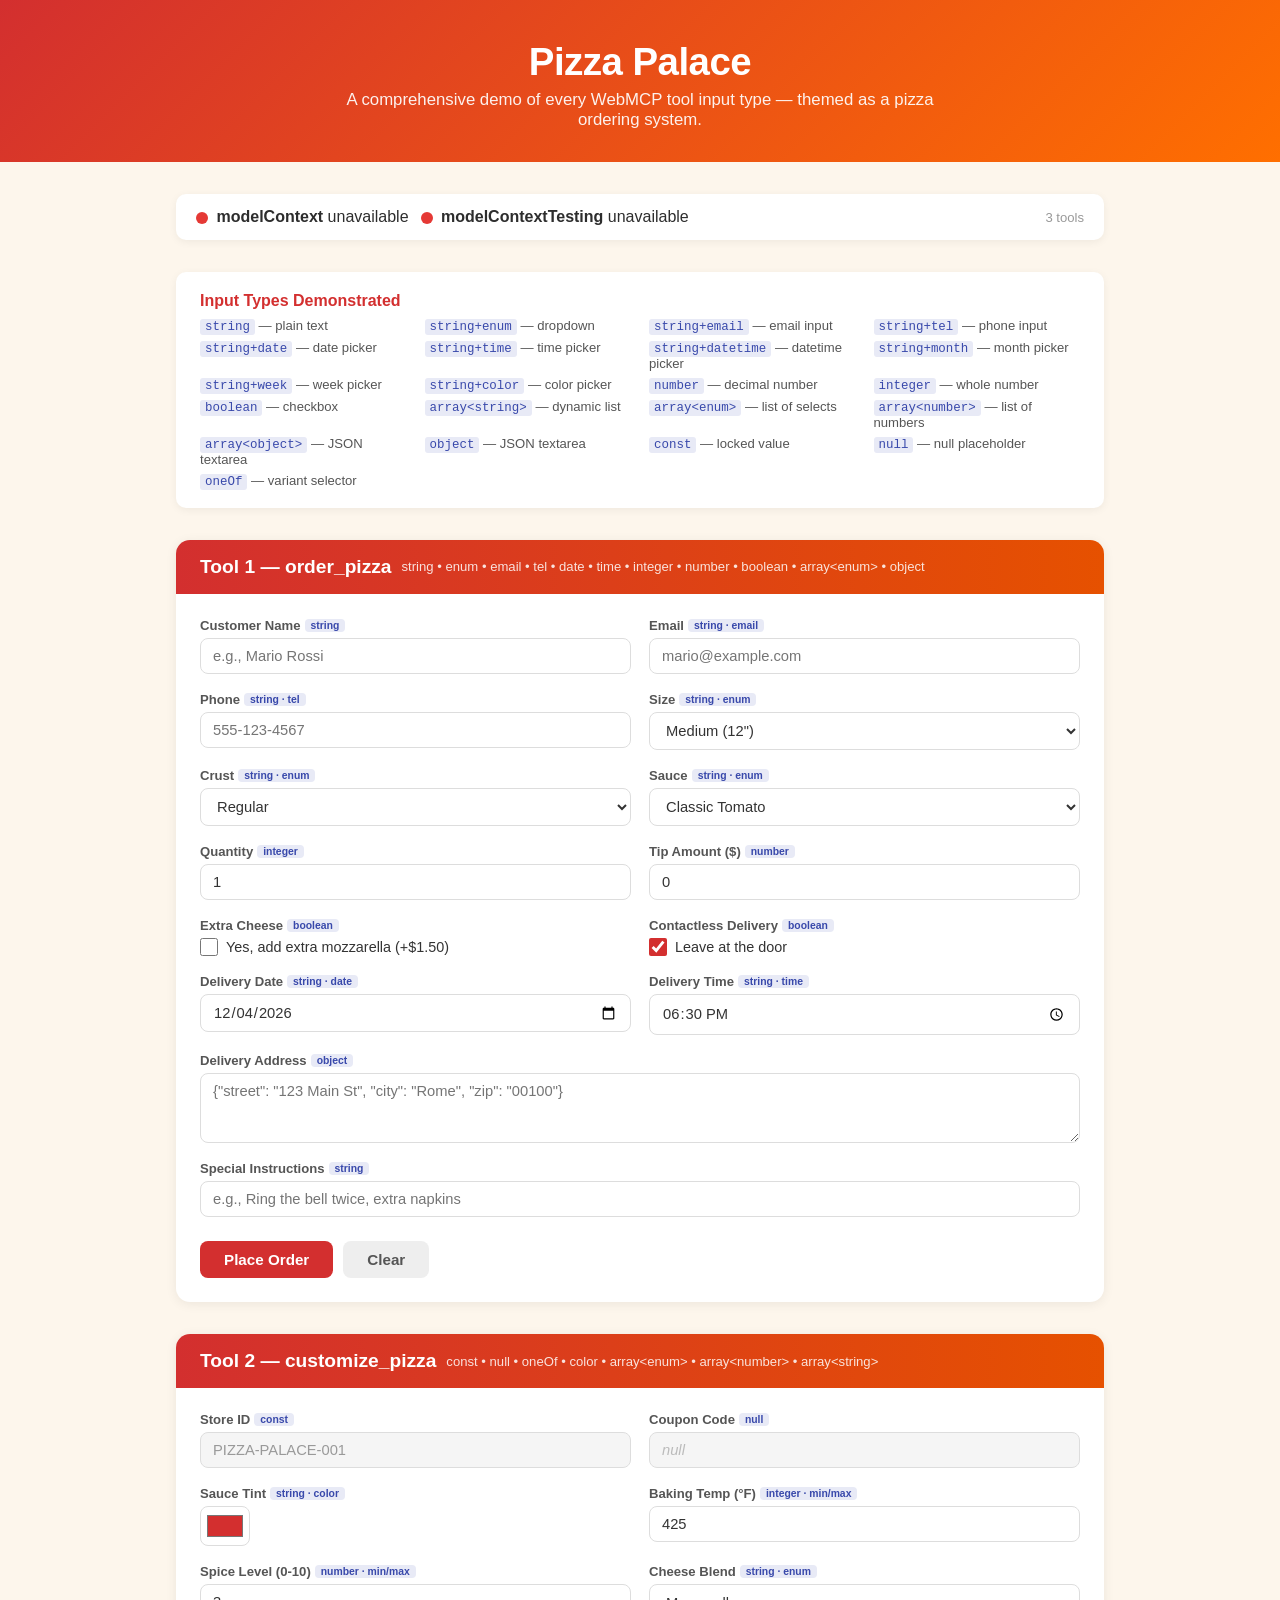
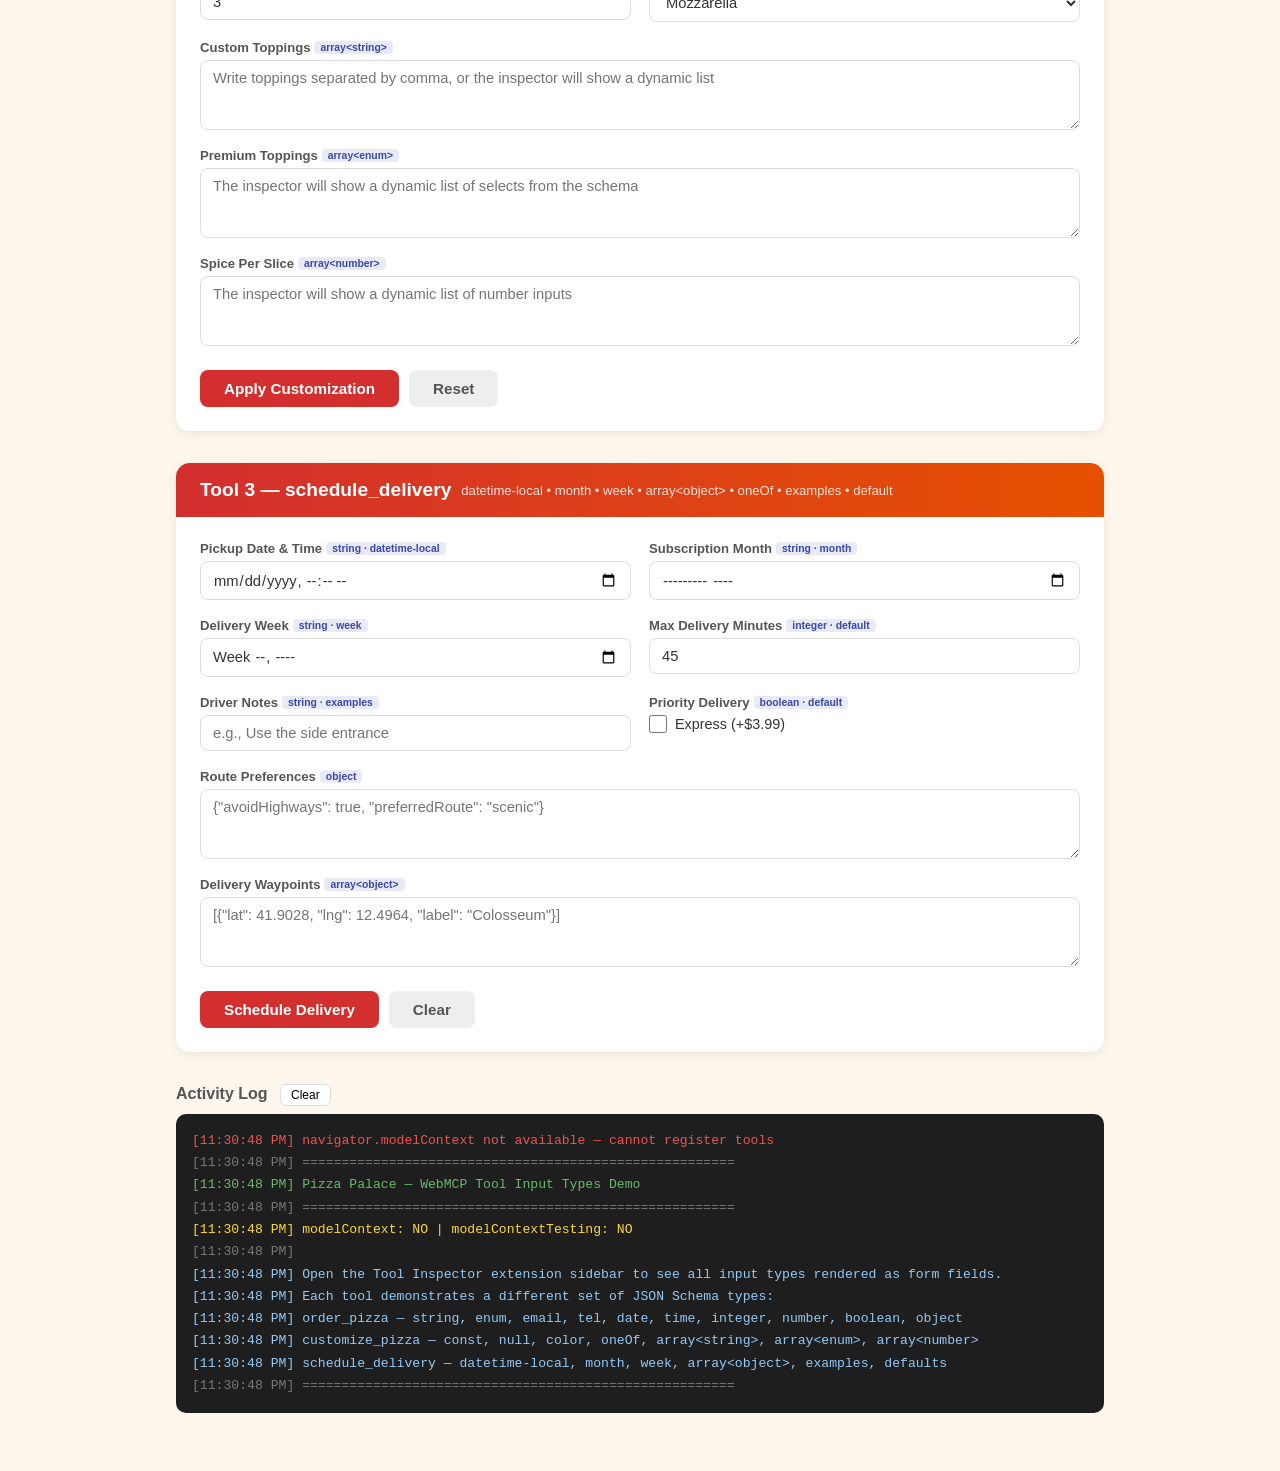
<file: pizza-order-demo.html>
<!DOCTYPE html>
<html lang="en">
<head>
    <meta charset="UTF-8">
    <meta name="viewport" content="width=device-width, initial-scale=1.0">
    <title>Pizza Palace - WebMCP Tool Input Types Demo</title>
    <style>
        * { margin: 0; padding: 0; box-sizing: border-box; }

        body {
            font-family: -apple-system, BlinkMacSystemFont, 'Segoe UI', Roboto, sans-serif;
            background: #fdf6ec;
            min-height: 100vh;
            color: #2d2d2d;
        }

        .hero {
            background: linear-gradient(135deg, #d32f2f 0%, #ff6f00 100%);
            color: white;
            text-align: center;
            padding: 2.5rem 1rem 2rem;
        }

        .hero h1 { font-size: 2.4rem; margin-bottom: 0.4rem; letter-spacing: -0.5px; }
        .hero p  { opacity: 0.92; font-size: 1.05rem; max-width: 640px; margin: 0 auto; }

        .badge-row {
            display: flex; gap: 8px; justify-content: center; margin-top: 1rem; flex-wrap: wrap;
        }
        .badge {
            font-size: 0.72rem; padding: 3px 10px; border-radius: 20px;
            background: rgba(255,255,255,0.22); color: #fff; font-weight: 600;
        }

        .container { max-width: 960px; margin: 0 auto; padding: 2rem 1rem 4rem; }

        /* ---------- API Status ---------- */
        .api-bar {
            display: flex; gap: 12px; flex-wrap: wrap;
            background: #fff; border-radius: 10px; padding: 14px 20px;
            box-shadow: 0 2px 8px rgba(0,0,0,0.06); margin-bottom: 2rem;
            align-items: center;
        }
        .api-dot {
            width: 12px; height: 12px; border-radius: 50%;
            display: inline-block; vertical-align: middle; margin-right: 4px;
        }
        .api-dot.ok   { background: #43a047; }
        .api-dot.fail { background: #e53935; }

        /* ---------- Tool Card ---------- */
        .tool-card {
            background: #fff;
            border-radius: 14px;
            box-shadow: 0 2px 12px rgba(0,0,0,0.07);
            margin-bottom: 2rem;
            overflow: hidden;
        }
        .tool-card-header {
            background: linear-gradient(90deg, #d32f2f, #e65100);
            color: #fff;
            padding: 1rem 1.5rem;
            display: flex; align-items: center; gap: 10px;
        }
        .tool-card-header h2 { font-size: 1.2rem; font-weight: 700; }
        .tool-card-header small { opacity: 0.85; font-size: 0.82rem; }
        .tool-card-body { padding: 1.5rem; }

        /* ---------- Form styles ---------- */
        form[toolname] {
            display: grid;
            grid-template-columns: 1fr 1fr;
            gap: 18px;
        }
        @media (max-width: 600px) {
            form[toolname] { grid-template-columns: 1fr; }
        }
        /* ── Agent-active: browser pseudo-class (declarative path) ── */
        form[toolname]:tool-form-active,
        form[toolname].tool-form-active {
            background: #fff8e1;
            border: 2px solid #ffc107;
            border-radius: 12px;
            padding: 1.4rem;
            box-shadow: 0 0 0 4px rgba(255,193,7,0.18);
            transition: background .3s, box-shadow .3s;
        }
        form[toolname]:tool-form-active input,
        form[toolname]:tool-form-active select,
        form[toolname]:tool-form-active textarea,
        form[toolname].tool-form-active input,
        form[toolname].tool-form-active select,
        form[toolname].tool-form-active textarea {
            background: #fffde7;
            border-color: #ffc107;
        }

        /* Submit button glow while agent is active */
        form[toolname]:tool-form-active button[type="submit"],
        form[toolname].tool-form-active button[type="submit"],
        button[type="submit"]:tool-submit-active,
        button[type="submit"].tool-submit-active {
            background: #ff8f00 !important;
            color: #fff;
            animation: agent-pulse 1.2s ease-in-out infinite;
        }

        @keyframes agent-pulse {
            0%, 100% { box-shadow: 0 0 0 0 rgba(255,143,0,0.5); }
            50%      { box-shadow: 0 0 0 8px rgba(255,143,0,0); }
        }

        /* Agent banner injected by JS */
        .agent-banner {
            grid-column: 1 / -1;
            background: linear-gradient(90deg, #fff8e1, #fff3e0);
            border: 1px solid #ffc107;
            border-radius: 8px;
            padding: 8px 14px;
            font-size: 0.82rem;
            font-weight: 600;
            color: #e65100;
            display: flex;
            align-items: center;
            gap: 8px;
            animation: agent-slide-in .3s ease-out;
        }
        @keyframes agent-slide-in {
            from { opacity: 0; transform: translateY(-6px); }
            to   { opacity: 1; transform: translateY(0); }
        }

        .field { display: flex; flex-direction: column; gap: 5px; }
        .field.full { grid-column: 1 / -1; }
        .field label {
            font-size: 0.82rem; font-weight: 600; color: #555;
            display: flex; align-items: center; gap: 4px;
        }
        .field label .type-tag {
            font-size: 0.65rem; background: #e8eaf6; color: #3949ab;
            padding: 1px 6px; border-radius: 4px; font-weight: 700;
        }
        .field input, .field select, .field textarea {
            padding: 9px 12px; border: 1px solid #ddd; border-radius: 8px;
            font-size: 0.92rem; font-family: inherit; color: #333; background: #fff;
            transition: border-color .2s, box-shadow .2s;
        }
        .field input:focus, .field select:focus, .field textarea:focus {
            outline: none; border-color: #d32f2f;
            box-shadow: 0 0 0 3px rgba(211,47,47,0.12);
        }
        .field textarea { resize: vertical; min-height: 70px; }
        .field input[type="color"] { height: 40px; padding: 4px; cursor: pointer; }
        .field input[type="checkbox"] { width: 18px; height: 18px; accent-color: #d32f2f; }
        .field .checkbox-row { display: flex; align-items: center; gap: 8px; }

        .submit-row {
            grid-column: 1 / -1;
            display: flex; gap: 10px; margin-top: 6px;
        }
        .submit-row button {
            padding: 10px 24px; border: none; border-radius: 8px;
            font-size: 0.95rem; font-weight: 600; cursor: pointer;
            transition: background .2s, transform .1s;
        }
        .submit-row button[type="submit"] {
            background: #d32f2f; color: #fff;
        }
        .submit-row button[type="submit"]:hover { background: #b71c1c; }
        .submit-row button[type="reset"] {
            background: #eee; color: #555;
        }
        .submit-row button:active { transform: scale(0.97); }

        /* ---------- Log ---------- */
        .log-section { margin-top: 1rem; }
        .log-section h3 { font-size: 1rem; margin-bottom: 8px; color: #555; }
        .log-box {
            background: #1e1e1e; color: #ccc; padding: 1rem; border-radius: 10px;
            max-height: 320px; overflow-y: auto; font-family: 'Fira Code', 'Courier New', monospace;
            font-size: 0.82rem; line-height: 1.7;
        }
        .log-box .ok  { color: #66bb6a; }
        .log-box .err { color: #ef5350; }
        .log-box .wrn { color: #fdd835; }
        .log-box .inf { color: #90caf9; }
        .log-box .dim { color: #777; }

        .legend {
            background: #fff; border-radius: 10px; padding: 1.2rem 1.5rem;
            box-shadow: 0 2px 8px rgba(0,0,0,0.06); margin-bottom: 2rem;
        }
        .legend h3 { font-size: 1rem; margin-bottom: 8px; color: #d32f2f; }
        .legend-grid {
            display: grid; grid-template-columns: repeat(auto-fill, minmax(200px, 1fr));
            gap: 6px 18px; font-size: 0.82rem; color: #555;
        }
        .legend-grid code {
            background: #e8eaf6; color: #3949ab; padding: 1px 5px;
            border-radius: 3px; font-size: 0.78rem;
        }
    </style>
</head>
<body>

<!-- ====== Hero ====== -->
<div class="hero">
    <h1>Pizza Palace</h1>
    <p>A comprehensive demo of every WebMCP tool input type &mdash; themed as a pizza ordering system.</p>

</div>

<div class="container">

    <!-- API Status -->
    <div class="api-bar">
        <span><span class="api-dot" id="mc-dot"></span> <strong>modelContext</strong> <span id="mc-label">...</span></span>
        <span><span class="api-dot" id="mct-dot"></span> <strong>modelContextTesting</strong> <span id="mct-label">...</span></span>
        <span style="margin-left:auto; font-size:0.82rem; color:#999;" id="tool-count"></span>
    </div>

    <!-- Type legend -->
    <div class="legend">
        <h3>Input Types Demonstrated</h3>
        <div class="legend-grid">
            <span><code>string</code> &mdash; plain text</span>
            <span><code>string+enum</code> &mdash; dropdown</span>
            <span><code>string+email</code> &mdash; email input</span>
            <span><code>string+tel</code> &mdash; phone input</span>
            <span><code>string+date</code> &mdash; date picker</span>
            <span><code>string+time</code> &mdash; time picker</span>
            <span><code>string+datetime</code> &mdash; datetime picker</span>
            <span><code>string+month</code> &mdash; month picker</span>
            <span><code>string+week</code> &mdash; week picker</span>
            <span><code>string+color</code> &mdash; color picker</span>
            <span><code>number</code> &mdash; decimal number</span>
            <span><code>integer</code> &mdash; whole number</span>
            <span><code>boolean</code> &mdash; checkbox</span>
            <span><code>array&lt;string&gt;</code> &mdash; dynamic list</span>
            <span><code>array&lt;enum&gt;</code> &mdash; list of selects</span>
            <span><code>array&lt;number&gt;</code> &mdash; list of numbers</span>
            <span><code>array&lt;object&gt;</code> &mdash; JSON textarea</span>
            <span><code>object</code> &mdash; JSON textarea</span>
            <span><code>const</code> &mdash; locked value</span>
            <span><code>null</code> &mdash; null placeholder</span>
            <span><code>oneOf</code> &mdash; variant selector</span>
        </div>
    </div>

    <!-- ================================================================ -->
    <!--  TOOL 1 — order_pizza (main order, lots of basic types)          -->
    <!-- ================================================================ -->
    <div class="tool-card">
        <div class="tool-card-header">
            <h2>Tool 1 &mdash; order_pizza</h2>
            <small>string &bull; enum &bull; email &bull; tel &bull; date &bull; time &bull; integer &bull; number &bull; boolean &bull; array&lt;enum&gt; &bull; object</small>
        </div>
        <div class="tool-card-body">
            <form toolname="order_pizza"
                  tooldescription="Place a pizza order with customer details, pizza configuration, and delivery info"
                  id="order-pizza-form">

                <!-- string -->
                <div class="field">
                    <label>Customer Name <span class="type-tag">string</span></label>
                    <input type="text" name="customerName" placeholder="e.g., Mario Rossi" required>
                </div>

                <!-- string format: email -->
                <div class="field">
                    <label>Email <span class="type-tag">string · email</span></label>
                    <input type="email" name="email" placeholder="mario@example.com" required>
                </div>

                <!-- string format: tel -->
                <div class="field">
                    <label>Phone <span class="type-tag">string · tel</span></label>
                    <input type="tel" name="phone" placeholder="555-123-4567">
                </div>

                <!-- string enum -->
                <div class="field">
                    <label>Size <span class="type-tag">string · enum</span></label>
                    <select name="size" required>
                        <option value="">Select&hellip;</option>
                        <option value="personal">Personal (8")</option>
                        <option value="small">Small (10")</option>
                        <option value="medium" selected>Medium (12")</option>
                        <option value="large">Large (14")</option>
                        <option value="extra-large">Extra Large (16")</option>
                    </select>
                </div>

                <!-- string enum -->
                <div class="field">
                    <label>Crust <span class="type-tag">string · enum</span></label>
                    <select name="crustType" required>
                        <option value="">Select&hellip;</option>
                        <option value="thin">Thin Crust</option>
                        <option value="regular" selected>Regular</option>
                        <option value="thick">Thick / Pan</option>
                        <option value="stuffed">Stuffed Crust</option>
                        <option value="gluten-free">Gluten-Free</option>
                    </select>
                </div>

                <!-- string enum -->
                <div class="field">
                    <label>Sauce <span class="type-tag">string · enum</span></label>
                    <select name="sauce">
                        <option value="tomato" selected>Classic Tomato</option>
                        <option value="marinara">Marinara</option>
                        <option value="pesto">Pesto</option>
                        <option value="white">White / Alfredo</option>
                        <option value="bbq">BBQ</option>
                        <option value="none">No Sauce</option>
                    </select>
                </div>

                <!-- integer -->
                <div class="field">
                    <label>Quantity <span class="type-tag">integer</span></label>
                    <input type="number" name="quantity" value="1" min="1" max="20" step="1" required>
                </div>

                <!-- number -->
                <div class="field">
                    <label>Tip Amount ($) <span class="type-tag">number</span></label>
                    <input type="number" name="tipAmount" value="0" min="0" step="0.50" placeholder="0.00">
                </div>

                <!-- boolean -->
                <div class="field">
                    <label>Extra Cheese <span class="type-tag">boolean</span></label>
                    <div class="checkbox-row">
                        <input type="checkbox" name="extraCheese" id="extraCheese">
                        <label for="extraCheese" style="font-weight:normal; font-size:0.9rem; color:#333;">Yes, add extra mozzarella (+$1.50)</label>
                    </div>
                </div>

                <!-- boolean -->
                <div class="field">
                    <label>Contactless Delivery <span class="type-tag">boolean</span></label>
                    <div class="checkbox-row">
                        <input type="checkbox" name="contactlessDelivery" id="contactless" checked>
                        <label for="contactless" style="font-weight:normal; font-size:0.9rem; color:#333;">Leave at the door</label>
                    </div>
                </div>

                <!-- string format: date -->
                <div class="field">
                    <label>Delivery Date <span class="type-tag">string · date</span></label>
                    <input type="date" name="deliveryDate" required>
                </div>

                <!-- string format: time (HH:mm) -->
                <div class="field">
                    <label>Delivery Time <span class="type-tag">string · time</span></label>
                    <input type="time" name="deliveryTime" value="18:30" required>
                </div>

                <!-- object (JSON textarea) -->
                <div class="field full">
                    <label>Delivery Address <span class="type-tag">object</span></label>
                    <textarea name="deliveryAddress" rows="3" placeholder='{"street": "123 Main St", "city": "Rome", "zip": "00100"}'></textarea>
                </div>

                <!-- string (free text) -->
                <div class="field full">
                    <label>Special Instructions <span class="type-tag">string</span></label>
                    <input type="text" name="specialInstructions" placeholder="e.g., Ring the bell twice, extra napkins">
                </div>

                <div class="submit-row">
                    <button type="submit">Place Order</button>
                    <button type="reset">Clear</button>
                </div>
            </form>
        </div>
    </div>

    <!-- ================================================================ -->
    <!--  TOOL 2 — customize_pizza (advanced: const, null, oneOf, color,  -->
    <!--           array<enum>, array<number>, array<string>)             -->
    <!-- ================================================================ -->
    <div class="tool-card">
        <div class="tool-card-header">
            <h2>Tool 2 &mdash; customize_pizza</h2>
            <small>const &bull; null &bull; oneOf &bull; color &bull; array&lt;enum&gt; &bull; array&lt;number&gt; &bull; array&lt;string&gt;</small>
        </div>
        <div class="tool-card-body">
            <form toolname="customize_pizza"
                  tooldescription="Customize pizza with toppings, sauce color, spice levels, and baking preferences"
                  id="customize-pizza-form">

                <!-- const -->
                <div class="field">
                    <label>Store ID <span class="type-tag">const</span></label>
                    <input type="text" name="storeId" value="PIZZA-PALACE-001" readonly disabled
                           style="background:#f5f5f5; color:#999;">
                </div>

                <!-- null -->
                <div class="field">
                    <label>Coupon Code <span class="type-tag">null</span></label>
                    <input type="text" name="couponCode" value="null" readonly disabled
                           style="background:#f5f5f5; color:#bbb; font-style:italic;">
                </div>

                <!-- string format: color -->
                <div class="field">
                    <label>Sauce Tint <span class="type-tag">string · color</span></label>
                    <input type="color" name="sauceColor" value="#d32f2f">
                </div>

                <!-- integer with min/max -->
                <div class="field">
                    <label>Baking Temp (&deg;F) <span class="type-tag">integer · min/max</span></label>
                    <input type="number" name="bakingTemperature" value="425" min="300" max="550" step="1">
                </div>

                <!-- number with min/max -->
                <div class="field">
                    <label>Spice Level (0-10) <span class="type-tag">number · min/max</span></label>
                    <input type="number" name="spiceLevel" value="3" min="0" max="10" step="0.5">
                </div>

                <!-- enum (another example) -->
                <div class="field">
                    <label>Cheese Blend <span class="type-tag">string · enum</span></label>
                    <select name="cheeseBlend">
                        <option value="mozzarella" selected>Mozzarella</option>
                        <option value="four-cheese">Four Cheese</option>
                        <option value="vegan">Vegan Cheese</option>
                        <option value="none">No Cheese</option>
                    </select>
                </div>

                <!-- This is just HTML - the real schema types come from __MCP_TOOL_SCHEMAS__ below -->
                <!-- Representing array<string> as a textarea hint -->
                <div class="field full">
                    <label>Custom Toppings <span class="type-tag">array&lt;string&gt;</span></label>
                    <textarea name="customToppings" rows="2" placeholder='Write toppings separated by comma, or the inspector will show a dynamic list'></textarea>
                </div>

                <!-- Representing array<enum> toppings -->
                <div class="field full">
                    <label>Premium Toppings <span class="type-tag">array&lt;enum&gt;</span></label>
                    <textarea name="premiumToppings" rows="2" placeholder='The inspector will show a dynamic list of selects from the schema'></textarea>
                </div>

                <!-- Representing array<number> for spice per slice -->
                <div class="field full">
                    <label>Spice Per Slice <span class="type-tag">array&lt;number&gt;</span></label>
                    <textarea name="spicePerSlice" rows="2" placeholder='The inspector will show a dynamic list of number inputs'></textarea>
                </div>

                <div class="submit-row">
                    <button type="submit">Apply Customization</button>
                    <button type="reset">Reset</button>
                </div>
            </form>
        </div>
    </div>

    <!-- ================================================================ -->
    <!--  TOOL 3 — schedule_delivery (datetime-local, month, week,        -->
    <!--           array<object>, oneOf, examples, default)               -->
    <!-- ================================================================ -->
    <div class="tool-card">
        <div class="tool-card-header">
            <h2>Tool 3 &mdash; schedule_delivery</h2>
            <small>datetime-local &bull; month &bull; week &bull; array&lt;object&gt; &bull; oneOf &bull; examples &bull; default</small>
        </div>
        <div class="tool-card-body">
            <form toolname="schedule_delivery"
                  tooldescription="Schedule a pizza delivery with precise timing, recurring orders, and routing options"
                  id="schedule-delivery-form">

                <!-- string format: datetime-local -->
                <div class="field">
                    <label>Pickup Date &amp; Time <span class="type-tag">string · datetime-local</span></label>
                    <input type="datetime-local" name="pickupDateTime">
                </div>

                <!-- string format: month -->
                <div class="field">
                    <label>Subscription Month <span class="type-tag">string · month</span></label>
                    <input type="month" name="subscriptionMonth">
                </div>

                <!-- string format: week -->
                <div class="field">
                    <label>Delivery Week <span class="type-tag">string · week</span></label>
                    <input type="week" name="deliveryWeek">
                </div>

                <!-- integer -->
                <div class="field">
                    <label>Max Delivery Minutes <span class="type-tag">integer · default</span></label>
                    <input type="number" name="maxDeliveryMinutes" value="45" min="10" max="120" step="1">
                </div>

                <!-- string with examples -->
                <div class="field">
                    <label>Driver Notes <span class="type-tag">string · examples</span></label>
                    <input type="text" name="driverNotes" placeholder="e.g., Use the side entrance">
                </div>

                <!-- boolean -->
                <div class="field">
                    <label>Priority Delivery <span class="type-tag">boolean · default</span></label>
                    <div class="checkbox-row">
                        <input type="checkbox" name="priorityDelivery" id="priority">
                        <label for="priority" style="font-weight:normal; font-size:0.9rem; color:#333;">Express (+$3.99)</label>
                    </div>
                </div>

                <!-- object - route preferences -->
                <div class="field full">
                    <label>Route Preferences <span class="type-tag">object</span></label>
                    <textarea name="routePreferences" rows="3" placeholder='{"avoidHighways": true, "preferredRoute": "scenic"}'></textarea>
                </div>

                <!-- array<object> - waypoints -->
                <div class="field full">
                    <label>Delivery Waypoints <span class="type-tag">array&lt;object&gt;</span></label>
                    <textarea name="waypoints" rows="3" placeholder='[{"lat": 41.9028, "lng": 12.4964, "label": "Colosseum"}]'></textarea>
                </div>

                <div class="submit-row">
                    <button type="submit">Schedule Delivery</button>
                    <button type="reset">Clear</button>
                </div>
            </form>
        </div>
    </div>

    <!-- ================================================================ -->
    <!--  Log                                                              -->
    <!-- ================================================================ -->
    <div class="log-section">
        <h3>Activity Log
            <button id="clear-log-btn" style="font-size:0.75rem; padding:3px 10px; border:1px solid #ddd; border-radius:6px; background:#fff; cursor:pointer; margin-left:8px;">Clear</button>
        </h3>
        <div class="log-box" id="log"></div>
    </div>
</div>

<script src="pizza-order-demo.js"></script>
</body>
</html>
</file>
